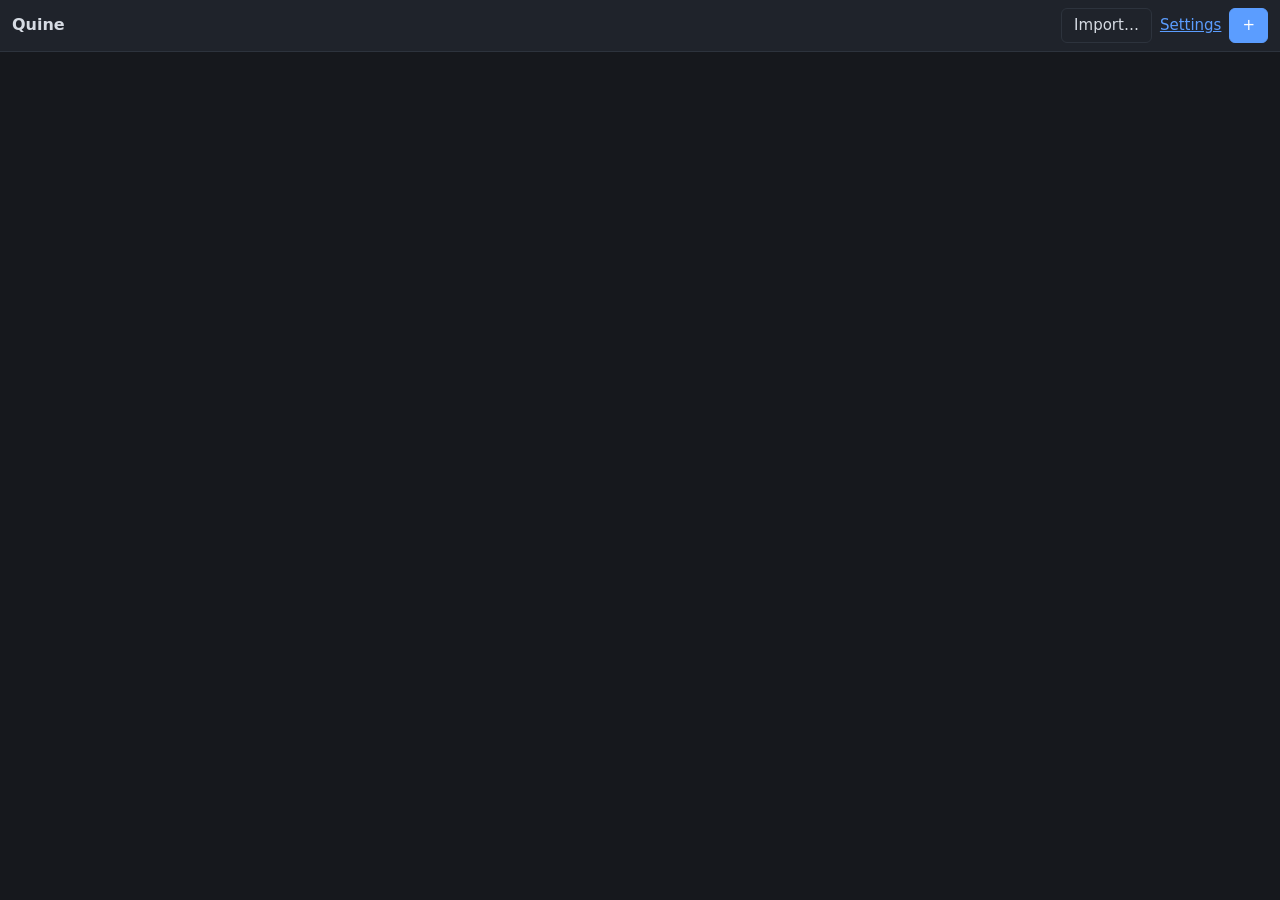
<file: app/index.html>
<!doctype html>
<html lang="en">
  <head>
    <meta charset="utf-8" />
    <meta http-equiv="Content-Security-Policy" content="default-src 'none'; script-src 'self' 'wasm-unsafe-eval'; worker-src 'self' blob:; style-src 'self'; font-src 'self'; img-src 'self' data: blob: https:; media-src 'self' data: blob: https:; connect-src 'self' https: http://localhost:* http://127.0.0.1:*; base-uri 'none'; form-action 'none'; object-src 'none'; manifest-src 'self'" />
    <meta name="viewport" content="width=device-width, initial-scale=1, interactive-widget=resizes-content, viewport-fit=cover" />
    <title>Quine</title>
    <link rel="stylesheet" href="app/style.css" />
    <!-- The installable app (service-worker.js, app/sw-gate.mjs); the
         icons are rendered from branding/app-icon.svg (nix/app-icon.nix). -->
    <link rel="manifest" href="manifest.webmanifest" />
    <link rel="icon" href="generated/icons/favicon.svg" type="image/svg+xml" />
    <link rel="icon" href="generated/icons/favicon.ico" sizes="16x16 32x32 48x48" />
    <link rel="apple-touch-icon" href="generated/icons/apple-touch-icon.png" />
  </head>
  <body>
    <!-- THE TILES. An open app (world-view.mjs) is mounted beside this and
         hides it (body.world): one page, launcher.mjs routes. -->
    <div id="launcher">
      <header class="bar">
        <h1>Quine</h1>
        <button type="button" id="import">Import…</button>
        <input type="file" id="import-file" accept=".quine" hidden />
        <a href="settings.html" id="settings-link">Settings</a>
        <button type="button" id="new-app" class="primary" title="New app" aria-label="New app">+</button>
      </header>
      <main class="launcher">
        <!-- Shown while app/sw-gate.mjs waits for the offline app (a first
             visit downloads it whole); the gate removes it as the app starts. -->
        <p class="notice" id="preparing">Preparing offline app…</p>
        <p class="error" id="apps-error" hidden></p>
        <p class="notice" id="empty" hidden>No apps yet. Press + to make one.</p>
        <ul id="worlds" aria-label="apps"></ul>
      </main>
    </div>
    <!-- A closed app is renamed in its world file before its tile changes.
         Cancel and Escape leave it unchanged; a refusal stays in the dialog. -->
    <dialog id="rename-dialog" aria-labelledby="rename-title">
      <form id="rename-world">
        <h2 id="rename-title">Rename app</h2>
        <label for="rename-name">Name</label>
        <input id="rename-name" name="name" />
        <p class="error" id="rename-error" hidden></p>
        <div class="actions">
          <button type="button" id="rename-cancel">Cancel</button>
          <button class="primary" type="submit" id="rename-confirm">Rename</button>
        </div>
      </form>
    </dialog>
    <!-- NEW APP, as on every shell: + asks the name here. Enter or Create
         makes the app and opens it in Edit; Escape or Cancel closes. A name
         the catalog refuses is said here, and what was typed stays. -->
    <dialog id="new-dialog">
      <form id="new-world">
        <h2>New app</h2>
        <input id="new-name" name="name" placeholder="Name of the new app" maxlength="60" />
        <p class="error" id="new-error" hidden></p>
        <div class="actions">
          <button type="button" id="new-cancel">Cancel</button>
          <button class="primary" type="submit">Create</button>
        </div>
      </form>
    </dialog>
    <!-- THE TRUST PROMPT: an app carries its own program. Cancel is the
         default, so Return alone never imports a stranger's file. A file of
         an app already here adds one Replace per candidate
         (app/launcher.mjs). -->
    <dialog id="import-dialog">
      <form method="dialog">
        <h2 id="import-title"></h2>
        <p id="import-detail"></p>
        <div class="actions">
          <button value="cancel" id="import-cancel" autofocus>Cancel</button>
          <button value="import" id="import-confirm" class="primary">Import</button>
          <span id="import-replace"></span>
        </div>
      </form>
    </dialog>
    <!-- PUBLISH: the chat choice has NO preselected answer - Return alone must
         never publish a conversation, so no button is the default or
         autofocused and Escape is Cancel (app/publication-flow.mjs). -->
    <dialog id="publish-dialog" aria-labelledby="publish-title">
      <form method="dialog">
        <h2 id="publish-title"></h2>
        <p>The published copy can include this app's conversation with the AI. Choose what it carries.</p>
        <div class="actions">
          <button value="cancel" id="publish-cancel">Cancel</button>
          <button value="omit" id="publish-omit">Publish without chat</button>
          <button value="full" id="publish-full">Publish with full chat</button>
        </div>
      </form>
    </dialog>
    <!-- WORK IN PROGRESS: only Cancel leaves it (Escape is swallowed). -->
    <dialog id="busy-dialog" aria-labelledby="busy-title">
      <h2 id="busy-title"></h2>
      <div class="actions"><button type="button" id="busy-cancel">Cancel</button></div>
    </dialog>
    <dialog id="notice-dialog" aria-labelledby="notice-title">
      <form method="dialog">
        <h2 id="notice-title"></h2>
        <p id="notice-text"></p>
        <div class="actions"><button>OK</button></div>
      </form>
    </dialog>
    <p id="preview-wait" class="notice" hidden>Preparing the preview…</p>
    <script type="module" src="app/sw-gate.mjs" data-entry="launcher.mjs"></script>
  </body>
</html>
</file>
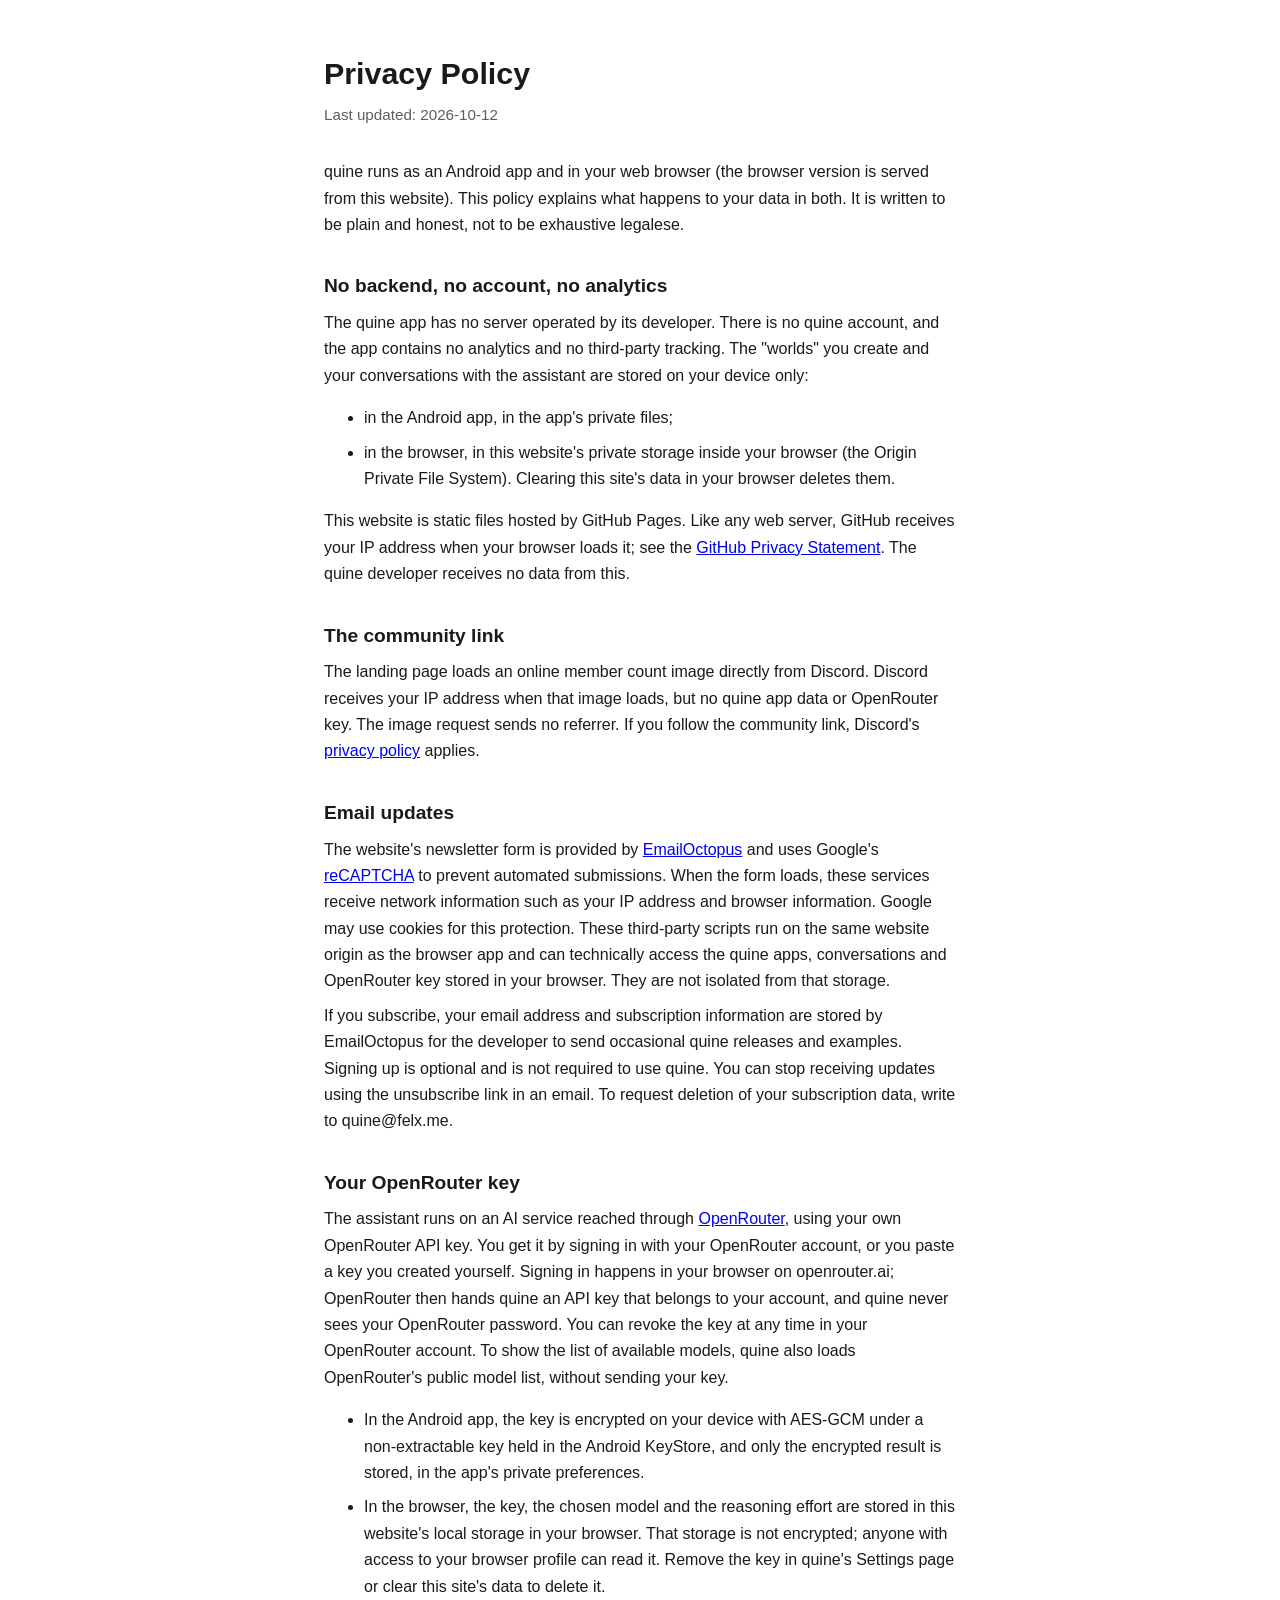
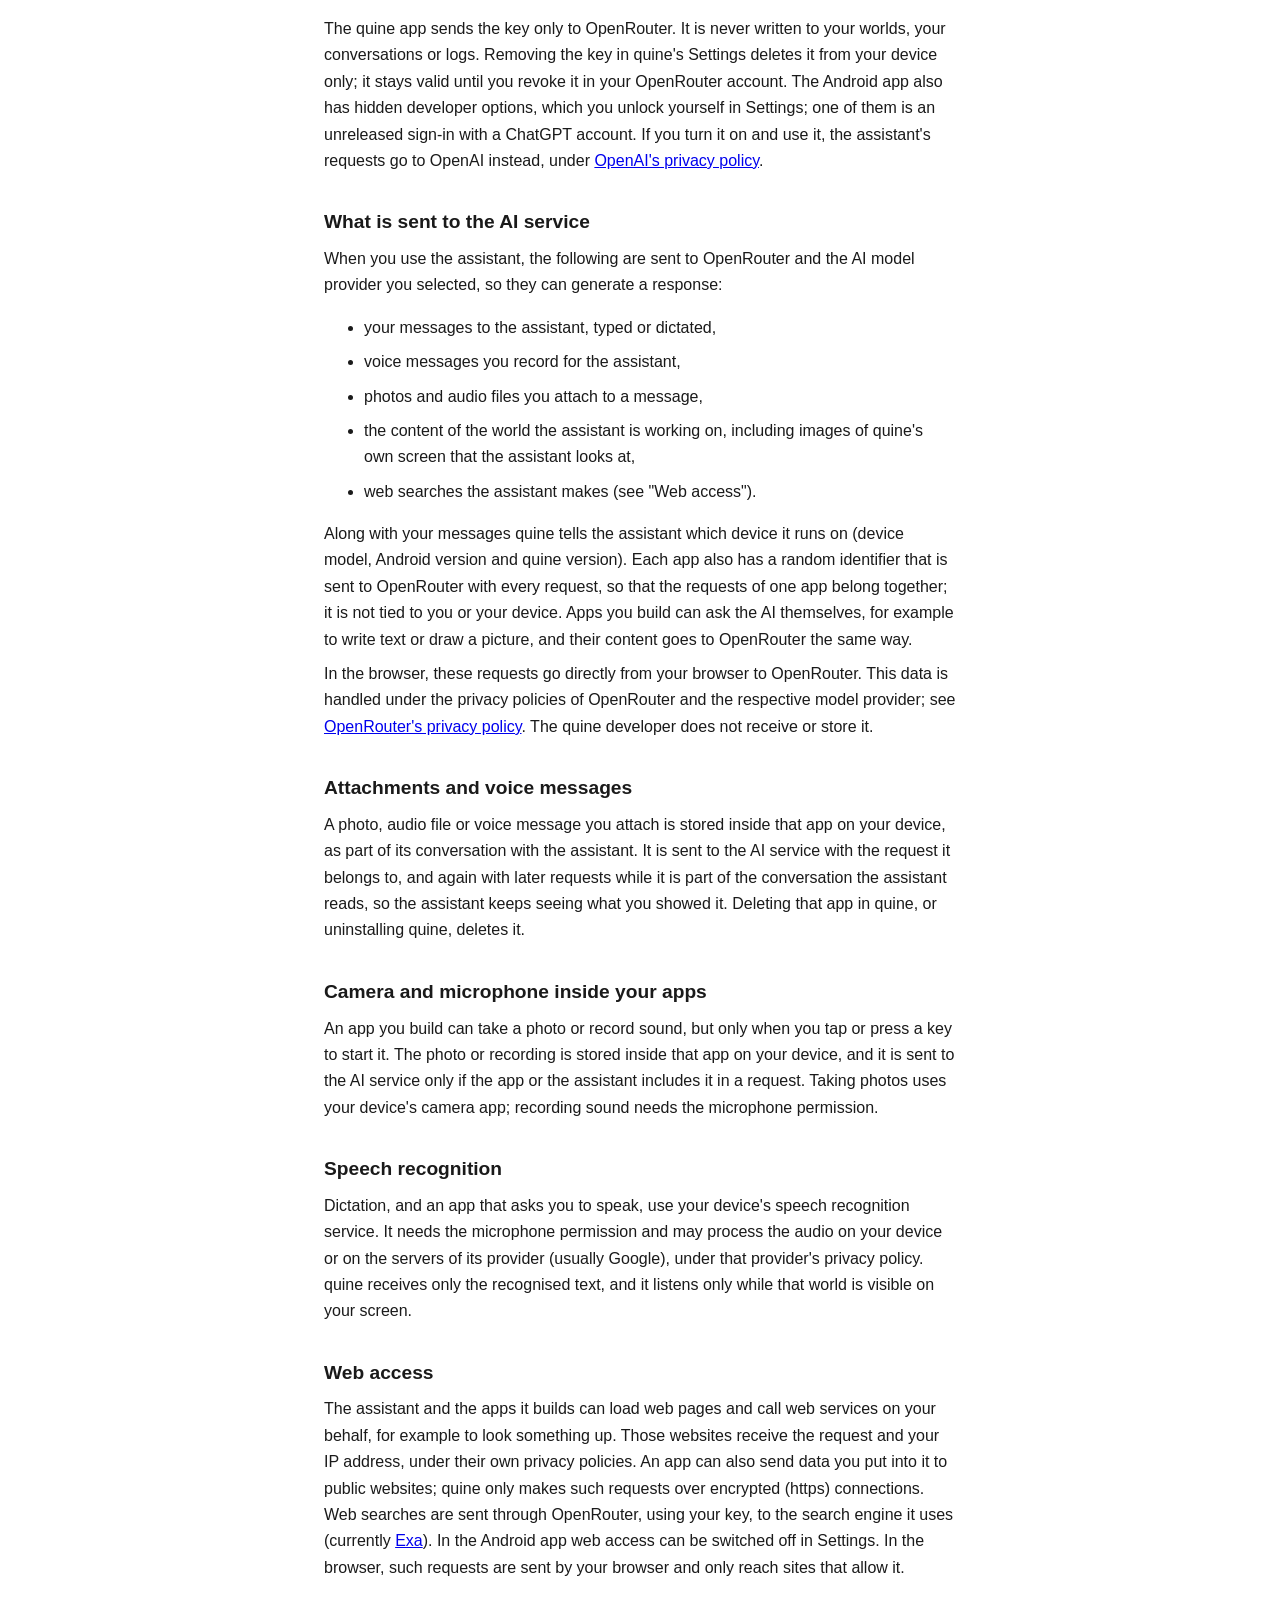
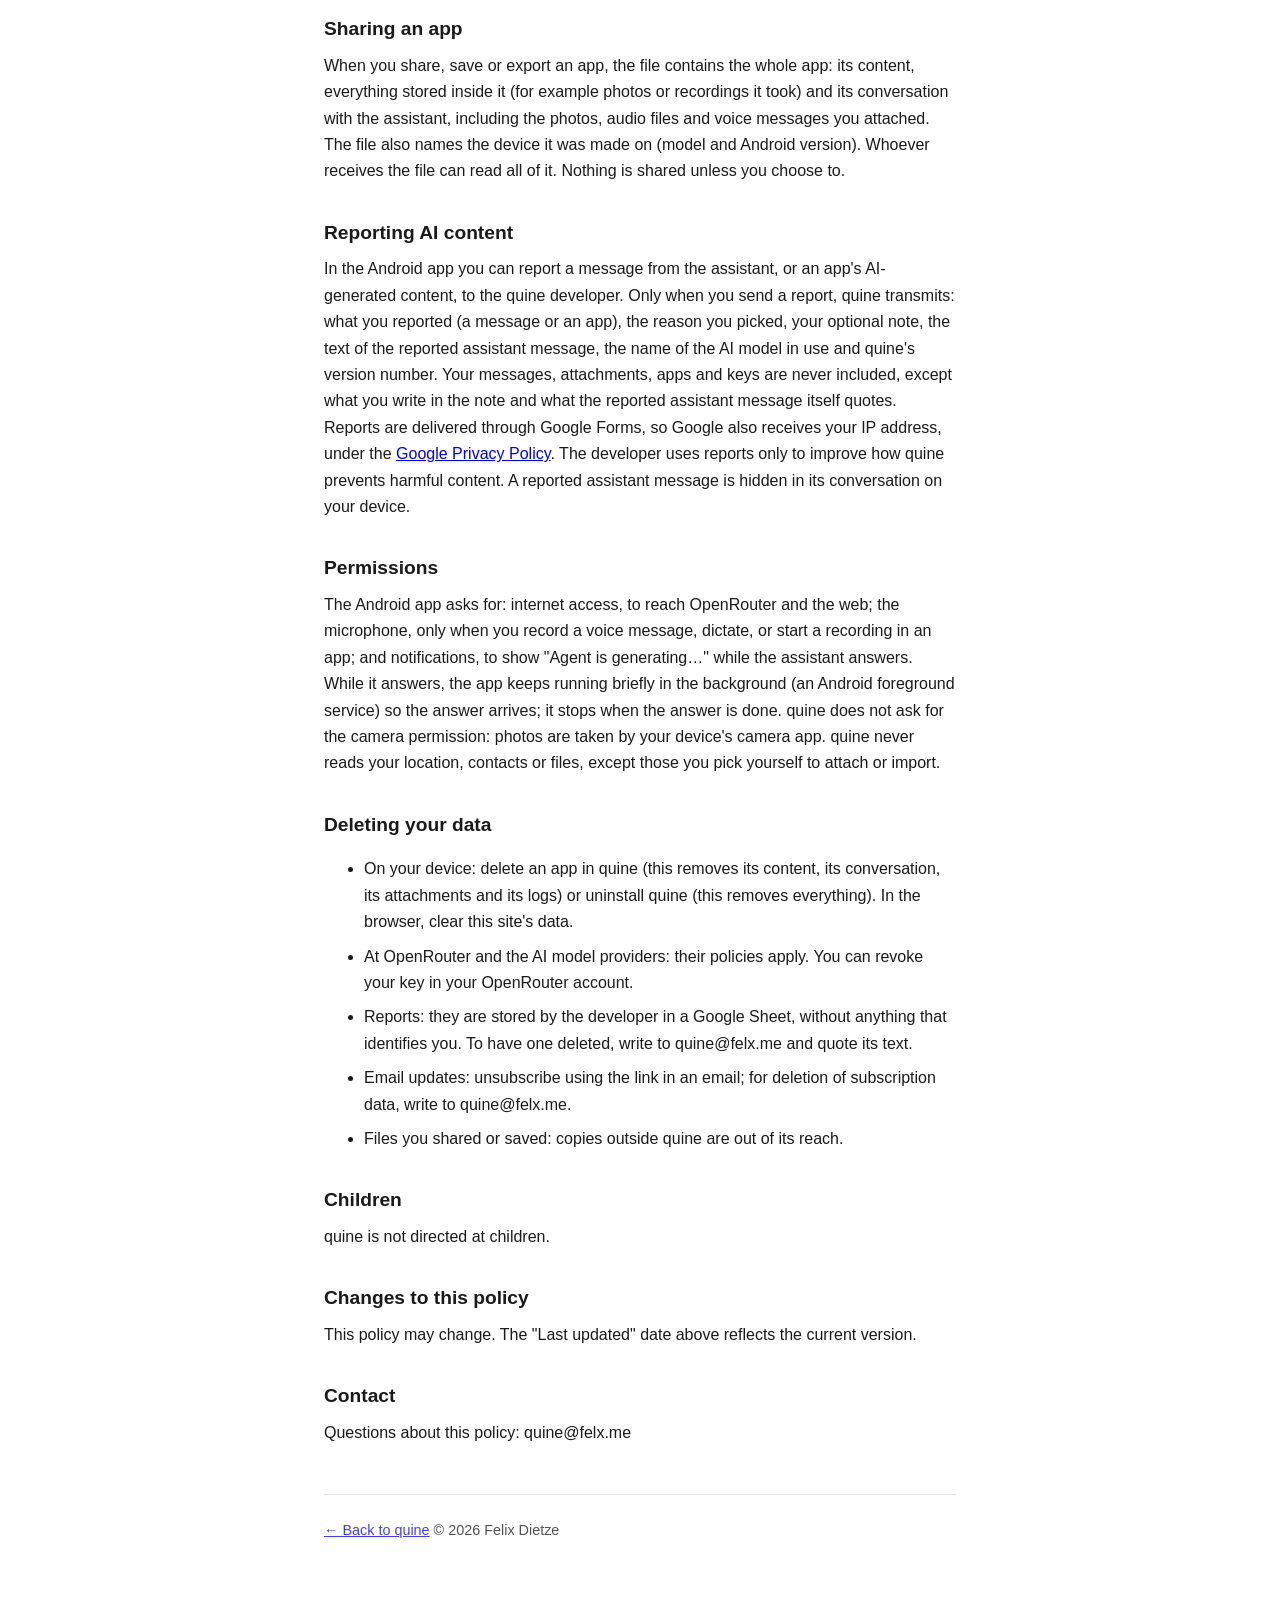
<file: privacy.html>
<!DOCTYPE html>
<html lang="en">
<head>
<meta charset="utf-8">
<!-- No script at all: these pages share quine.felx.me with the app
     (app/), whose OpenRouter key is in this origin's localStorage.
     browser/tests/product/csp.spec.mjs holds them to it. -->
<meta http-equiv="Content-Security-Policy" content="default-src 'none'; style-src 'unsafe-inline'; img-src 'self'; base-uri 'none'; form-action 'none'">
<meta name="viewport" content="width=device-width, initial-scale=1">
<title>quine — Privacy Policy</title>
<link rel="icon" href="app/generated/icons/favicon.svg" type="image/svg+xml">
<link rel="icon" href="app/generated/icons/favicon.ico" sizes="16x16 32x32 48x48">
<style>
  :root { color-scheme: light dark; }
  * { box-sizing: border-box; }
  body {
    font-family: -apple-system, BlinkMacSystemFont, "Segoe UI", Roboto, Helvetica, Arial, sans-serif;
    line-height: 1.65;
    max-width: 42rem;
    margin: 0 auto;
    padding: 3rem 1.25rem 4rem;
    color: #1a1a1a;
    background: #fff;
  }
  @media (prefers-color-scheme: dark) {
    body { color: #e6e6e6; background: #141414; }
    a { color: #7cb3ff; }
  }
  h1 { font-size: 1.9rem; margin: 0 0 0.25rem; }
  .updated { opacity: 0.7; margin: 0 0 2rem; font-size: 0.95rem; }
  h2 { font-size: 1.2rem; margin: 2rem 0 0.4rem; }
  p, li { margin: 0.5rem 0; }
  footer {
    margin-top: 3rem;
    padding-top: 1.5rem;
    border-top: 1px solid rgba(128,128,128,0.3);
    font-size: 0.9rem;
    opacity: 0.75;
  }
</style>
</head>
<body>
  <h1>Privacy Policy</h1>
  <p class="updated">Last updated: 2026-10-12</p>

  <p>quine runs as an Android app and in your web browser (the browser version is served from this website). This policy explains what happens to your data in both. It is written to be plain and honest, not to be exhaustive legalese.</p>

  <h2>No backend, no account, no analytics</h2>
  <p>The quine app has no server operated by its developer. There is no quine account, and the app contains no analytics and no third-party tracking. The "worlds" you create and your conversations with the assistant are stored on your device only:</p>
  <ul>
    <li>in the Android app, in the app's private files;</li>
    <li>in the browser, in this website's private storage inside your browser (the Origin Private File System). Clearing this site's data in your browser deletes them.</li>
  </ul>
  <p>This website is static files hosted by GitHub Pages. Like any web server, GitHub receives your IP address when your browser loads it; see the <a href="https://docs.github.com/en/site-policy/privacy-policies/github-general-privacy-statement">GitHub Privacy Statement</a>. The quine developer receives no data from this.</p>

  <h2>The community link</h2>
  <p>The landing page loads an online member count image directly from Discord. Discord receives your IP address when that image loads, but no quine app data or OpenRouter key. The image request sends no referrer. If you follow the community link, Discord's <a href="https://discord.com/privacy">privacy policy</a> applies.</p>

  <h2 id="email-updates">Email updates</h2>
  <p>The website's newsletter form is provided by <a href="https://emailoctopus.com/legal/privacy">EmailOctopus</a> and uses Google's <a href="https://policies.google.com/privacy">reCAPTCHA</a> to prevent automated submissions. When the form loads, these services receive network information such as your IP address and browser information. Google may use cookies for this protection. These third-party scripts run on the same website origin as the browser app and can technically access the quine apps, conversations and OpenRouter key stored in your browser. They are not isolated from that storage.</p>
  <p>If you subscribe, your email address and subscription information are stored by EmailOctopus for the developer to send occasional quine releases and examples. Signing up is optional and is not required to use quine. You can stop receiving updates using the unsubscribe link in an email. To request deletion of your subscription data, write to quine@felx.me.</p>

  <h2>Your OpenRouter key</h2>
  <p>The assistant runs on an AI service reached through <a href="https://openrouter.ai/">OpenRouter</a>, using your own OpenRouter API key. You get it by signing in with your OpenRouter account, or you paste a key you created yourself. Signing in happens in your browser on openrouter.ai; OpenRouter then hands quine an API key that belongs to your account, and quine never sees your OpenRouter password. You can revoke the key at any time in your OpenRouter account. To show the list of available models, quine also loads OpenRouter's public model list, without sending your key.</p>
  <ul>
    <li>In the Android app, the key is encrypted on your device with AES-GCM under a non-extractable key held in the Android KeyStore, and only the encrypted result is stored, in the app's private preferences.</li>
    <li>In the browser, the key, the chosen model and the reasoning effort are stored in this website's local storage in your browser. That storage is not encrypted; anyone with access to your browser profile can read it. Remove the key in quine's Settings page or clear this site's data to delete it.</li>
  </ul>
  <p>The quine app sends the key only to OpenRouter. It is never written to your worlds, your conversations or logs. Removing the key in quine's Settings deletes it from your device only; it stays valid until you revoke it in your OpenRouter account. The Android app also has hidden developer options, which you unlock yourself in Settings; one of them is an unreleased sign-in with a ChatGPT account. If you turn it on and use it, the assistant's requests go to OpenAI instead, under <a href="https://openai.com/policies/privacy-policy/">OpenAI's privacy policy</a>.</p>

  <h2>What is sent to the AI service</h2>
  <p>When you use the assistant, the following are sent to OpenRouter and the AI model provider you selected, so they can generate a response:</p>
  <ul>
    <li>your messages to the assistant, typed or dictated,</li>
    <li>voice messages you record for the assistant,</li>
    <li>photos and audio files you attach to a message,</li>
    <li>the content of the world the assistant is working on, including images of quine's own screen that the assistant looks at,</li>
    <li>web searches the assistant makes (see "Web access").</li>
  </ul>
  <p>Along with your messages quine tells the assistant which device it runs on (device model, Android version and quine version). Each app also has a random identifier that is sent to OpenRouter with every request, so that the requests of one app belong together; it is not tied to you or your device. Apps you build can ask the AI themselves, for example to write text or draw a picture, and their content goes to OpenRouter the same way.</p>
  <p>In the browser, these requests go directly from your browser to OpenRouter. This data is handled under the privacy policies of OpenRouter and the respective model provider; see <a href="https://openrouter.ai/privacy">OpenRouter's privacy policy</a>. The quine developer does not receive or store it.</p>

  <h2>Attachments and voice messages</h2>
  <p>A photo, audio file or voice message you attach is stored inside that app on your device, as part of its conversation with the assistant. It is sent to the AI service with the request it belongs to, and again with later requests while it is part of the conversation the assistant reads, so the assistant keeps seeing what you showed it. Deleting that app in quine, or uninstalling quine, deletes it.</p>

  <h2>Camera and microphone inside your apps</h2>
  <p>An app you build can take a photo or record sound, but only when you tap or press a key to start it. The photo or recording is stored inside that app on your device, and it is sent to the AI service only if the app or the assistant includes it in a request. Taking photos uses your device's camera app; recording sound needs the microphone permission.</p>

  <h2>Speech recognition</h2>
  <p>Dictation, and an app that asks you to speak, use your device's speech recognition service. It needs the microphone permission and may process the audio on your device or on the servers of its provider (usually Google), under that provider's privacy policy. quine receives only the recognised text, and it listens only while that world is visible on your screen.</p>

  <h2>Web access</h2>
  <p>The assistant and the apps it builds can load web pages and call web services on your behalf, for example to look something up. Those websites receive the request and your IP address, under their own privacy policies. An app can also send data you put into it to public websites; quine only makes such requests over encrypted (https) connections. Web searches are sent through OpenRouter, using your key, to the search engine it uses (currently <a href="https://exa.ai/">Exa</a>). In the Android app web access can be switched off in Settings. In the browser, such requests are sent by your browser and only reach sites that allow it.</p>

  <h2>Sharing an app</h2>
  <p>When you share, save or export an app, the file contains the whole app: its content, everything stored inside it (for example photos or recordings it took) and its conversation with the assistant, including the photos, audio files and voice messages you attached. The file also names the device it was made on (model and Android version). Whoever receives the file can read all of it. Nothing is shared unless you choose to.</p>

  <h2>Reporting AI content</h2>
  <p>In the Android app you can report a message from the assistant, or an app's AI-generated content, to the quine developer. Only when you send a report, quine transmits: what you reported (a message or an app), the reason you picked, your optional note, the text of the reported assistant message, the name of the AI model in use and quine's version number. Your messages, attachments, apps and keys are never included, except what you write in the note and what the reported assistant message itself quotes. Reports are delivered through Google Forms, so Google also receives your IP address, under the <a href="https://policies.google.com/privacy">Google Privacy Policy</a>. The developer uses reports only to improve how quine prevents harmful content. A reported assistant message is hidden in its conversation on your device.</p>

  <h2>Permissions</h2>
  <p>The Android app asks for: internet access, to reach OpenRouter and the web; the microphone, only when you record a voice message, dictate, or start a recording in an app; and notifications, to show "Agent is generating…" while the assistant answers. While it answers, the app keeps running briefly in the background (an Android foreground service) so the answer arrives; it stops when the answer is done. quine does not ask for the camera permission: photos are taken by your device's camera app. quine never reads your location, contacts or files, except those you pick yourself to attach or import.</p>

  <h2 id="deletion">Deleting your data</h2>
  <ul>
    <li>On your device: delete an app in quine (this removes its content, its conversation, its attachments and its logs) or uninstall quine (this removes everything). In the browser, clear this site's data.</li>
    <li>At OpenRouter and the AI model providers: their policies apply. You can revoke your key in your OpenRouter account.</li>
    <li>Reports: they are stored by the developer in a Google Sheet, without anything that identifies you. To have one deleted, write to quine@felx.me and quote its text.</li>
    <li>Email updates: unsubscribe using the link in an email; for deletion of subscription data, write to quine@felx.me.</li>
    <li>Files you shared or saved: copies outside quine are out of its reach.</li>
  </ul>

  <h2>Children</h2>
  <p>quine is not directed at children.</p>

  <h2>Changes to this policy</h2>
  <p>This policy may change. The "Last updated" date above reflects the current version.</p>

  <h2>Contact</h2>
  <p>Questions about this policy: quine@felx.me</p>

  <footer>
    <a href="index.html">← Back to quine</a>
    <span>© 2026 Felix Dietze</span>
  </footer>
</body>
</html>
</file>
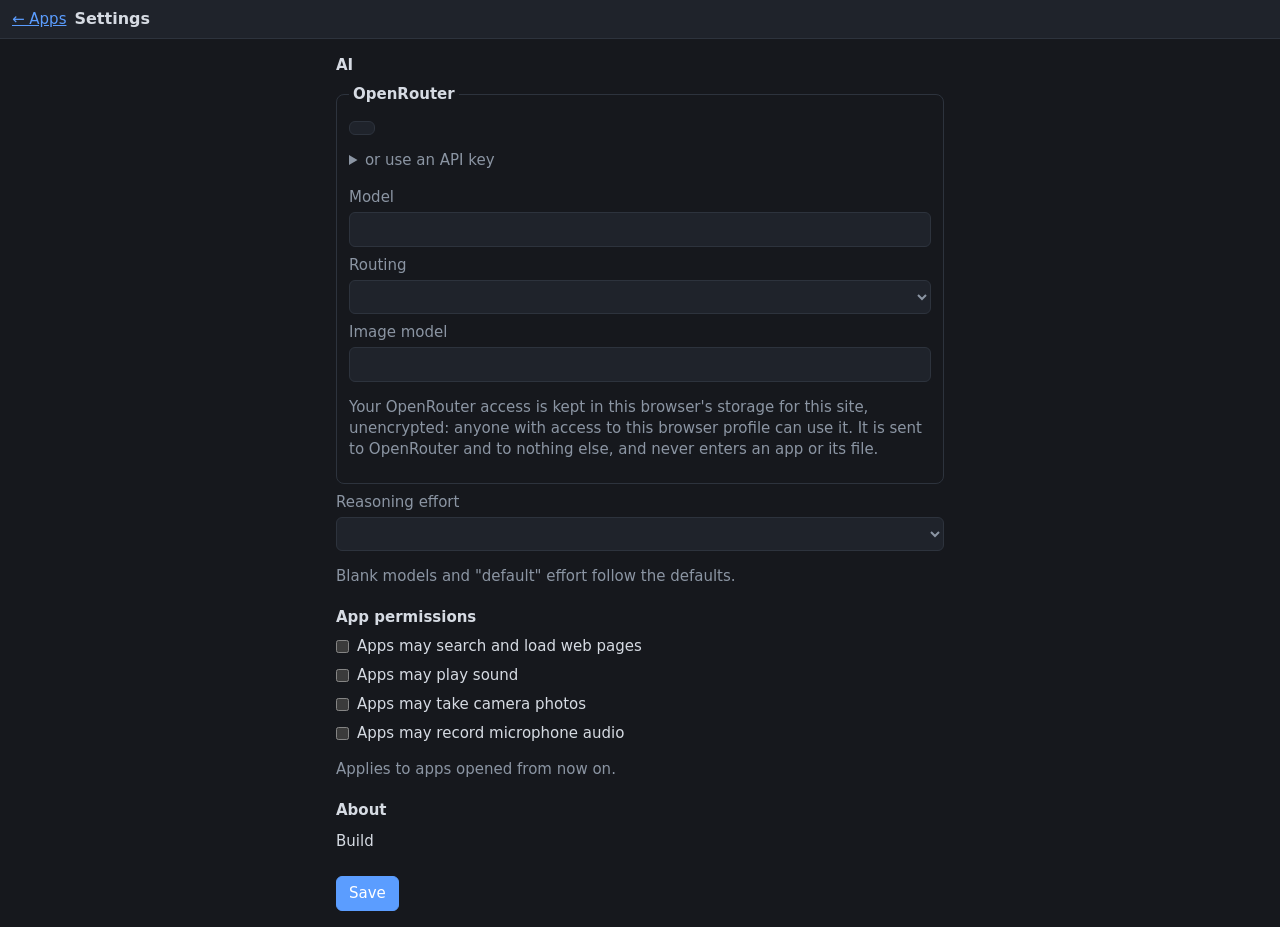
<file: app/settings.html>
<!doctype html>
<html lang="en">
  <head>
    <meta charset="utf-8" />
    <meta http-equiv="Content-Security-Policy" content="default-src 'none'; script-src 'self' 'wasm-unsafe-eval'; worker-src 'self' blob:; style-src 'self'; font-src 'self'; img-src 'self' data: blob: https:; media-src 'self' data: blob: https:; connect-src 'self' https: http://localhost:* http://127.0.0.1:*; base-uri 'none'; form-action 'none'; object-src 'none'; manifest-src 'self'" />
    <meta name="viewport" content="width=device-width, initial-scale=1, viewport-fit=cover" />
    <title>Settings · Quine</title>
    <link rel="stylesheet" href="app/style.css" />
    <!-- The installable app (service-worker.js, app/sw-gate.mjs); the
         icons are rendered from branding/app-icon.svg (nix/app-icon.nix). -->
    <link rel="manifest" href="manifest.webmanifest" />
    <link rel="icon" href="generated/icons/favicon.svg" type="image/svg+xml" />
    <link rel="icon" href="generated/icons/favicon.ico" sizes="16x16 32x32 48x48" />
    <link rel="apple-touch-icon" href="generated/icons/apple-touch-icon.png" />
  </head>
  <body>
    <header class="bar">
      <a href="index.html" id="back">← Apps</a>
      <h1>Settings</h1>
    </header>
    <main class="settings">
      <!-- Shown while app/sw-gate.mjs waits for the offline app (a first
           visit downloads it whole); the gate removes it as the app starts. -->
      <p class="notice" id="preparing">Preparing offline app…</p>
      <form id="settings" autocomplete="off">
        <section>
          <h2>AI</h2>
          <!-- THE ONE LINE THAT NAMES THE ACTIVE PROVIDER, in every shell's
               words (app/settings.mjs). -->
          <p class="ai-status" id="ai-status" role="status"></p>
          <!-- ONE BOX PER PROVIDER: its account, its models and its API key
               together, so another provider is another box of the same shape.
               OpenRouter is the only provider in a browser. -->
          <fieldset class="provider" id="provider-openrouter">
            <legend>OpenRouter</legend>
            <button type="button" id="account"></button>
            <p class="notice" id="account-state" role="status"></p>
            <details id="api-key-option">
              <summary>or use an API key</summary>
              <p class="notice" id="key-state"></p>
              <input id="openrouter-key" type="password" autocomplete="off" spellcheck="false"
                     placeholder="sk-or-…" aria-label="OpenRouter API key" />
            </details>
            <!-- A text field with OpenRouter's models as suggestions
                 (app/settings.mjs fills the list), so any id can be typed
                 and an offline page still works. -->
            <label>Model <input id="model" list="openrouter-models" spellcheck="false" /></label>
            <datalist id="openrouter-models"></datalist>
            <label>Routing <select id="model-suffix"></select></label>
            <label>Image model <input id="image-model" spellcheck="false" /></label>
            <p class="notice">
              Your OpenRouter access is kept in this browser's storage for this site,
              unencrypted: anyone with access to this browser profile can use it. It is sent to
              OpenRouter and to nothing else, and never enters an app or its file.
            </p>
          </fieldset>
          <label>Reasoning effort <select id="effort"></select></label>
          <p class="notice">Blank models and "default" effort follow the defaults.</p>
        </section>
        <section>
          <h2>App permissions</h2>
          <label class="switch"><input id="permission-web" type="checkbox" role="switch" />
            Apps may search and load web pages</label>
          <label class="switch"><input id="permission-sound" type="checkbox" role="switch" />
            Apps may play sound</label>
          <label class="switch"><input id="permission-camera" type="checkbox" role="switch" />
            Apps may take camera photos</label>
          <label class="switch"><input id="permission-microphone" type="checkbox" role="switch" />
            Apps may record microphone audio</label>
          <p class="notice">Applies to apps opened from now on.</p>
        </section>
        <section>
          <h2>About</h2>
          <!-- THE BUILD ROW: seven taps open Developer, a long press (or a
               right click) closes it again (app/developer-door.mjs). -->
          <button type="button" id="build-row" class="build-row">
            <span>Build</span>
            <span id="about" class="notice"></span>
          </button>
          <p class="notice" id="developer-state" role="status"></p>
        </section>
        <section id="developer" hidden>
          <h2>Developer</h2>
          <label class="switch"><input id="show-tool-calls" type="checkbox" role="switch" />
            Show tool calls</label>
          <label class="switch"><input id="show-status-line" type="checkbox" role="switch" />
            Show status line</label>
        </section>
        <div class="save-row">
          <button class="primary" id="save" type="submit">Save</button>
          <span class="notice" id="save-state" role="status"></span>
        </div>
        <p class="error" id="error" hidden></p>
      </form>
    </main>
    <script type="module" src="app/sw-gate.mjs" data-entry="settings.mjs"></script>
  </body>
</html>
</file>
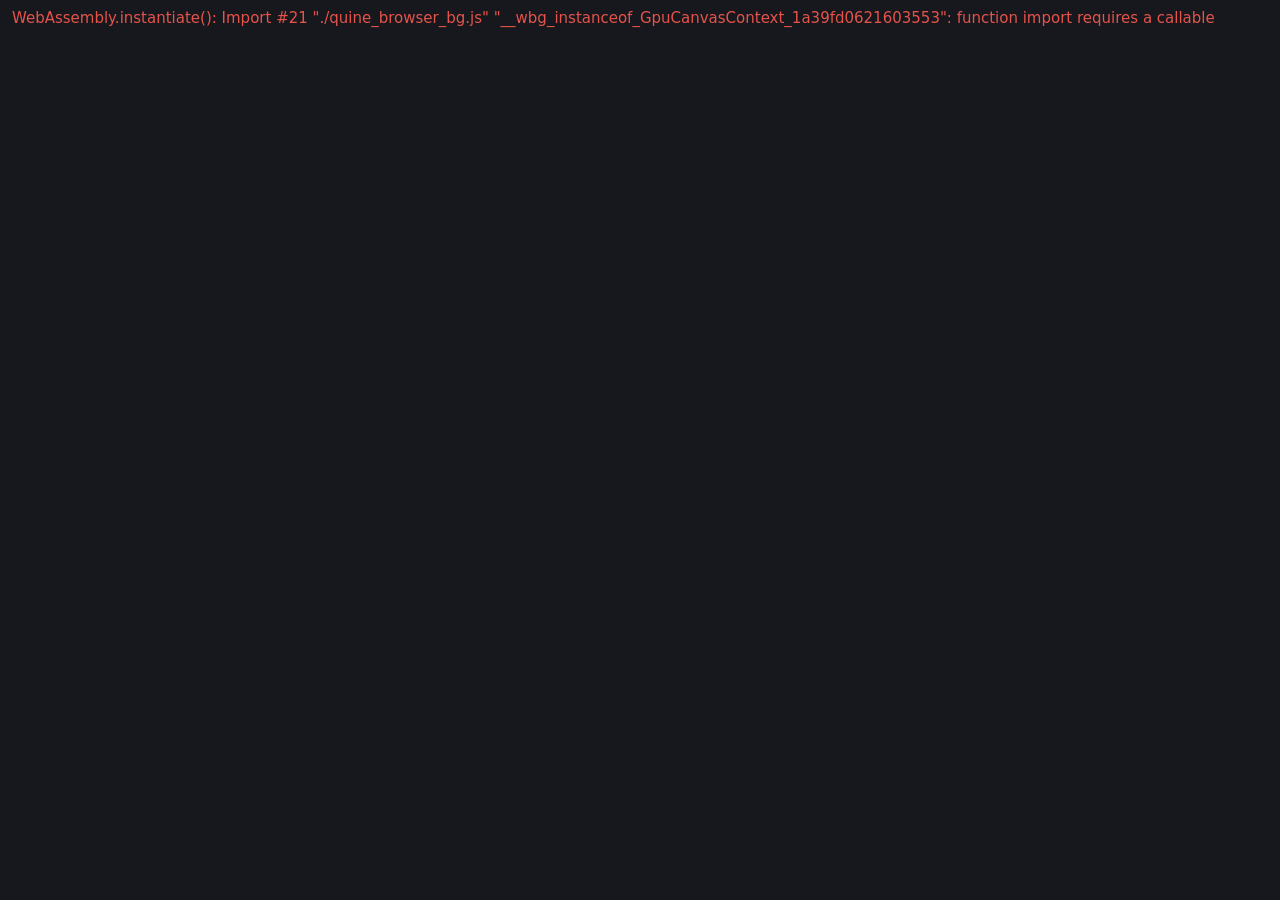
<file: app/world.html>
<!doctype html>
<html lang="en">
  <head>
    <meta charset="utf-8" />
    <meta name="viewport" content="width=device-width, initial-scale=1, interactive-widget=resizes-content" />
    <title>Quine</title>
    <link rel="stylesheet" href="app/style.css" />
  </head>
  <body>
    <script type="module">
      import { mountWorldView } from "./app/world-view.mjs";
      mountWorldView();
    </script>
  </body>
</html>
</file>
<file: app/app/style.css>
/* ONE STYLESHEET for the whole shell. Plain CSS and the system font stack:
   the chrome is the host's, drawn in the platform's own vocabulary, while the
   world draws itself (with the pinned font) inside its canvas. */
:root {
  color-scheme: dark;
  --bg: #16181d;
  --panel: #1f232b;
  --line: #2d333d;
  --text: #d6dbe3;
  --muted: #8b95a3;
  --accent: #5b9dff;
  --danger: #e5534b;
  /* ONE TEXT STACK for the chrome and the app's HTML pane (html-view.mjs):
     the platform's sans, then the bundled emoji face the canvas draws with
     too, so an emoji is never tofu where the device has none. */
  --font-sans: system-ui, -apple-system, "Segoe UI", sans-serif, "quine-emoji";
  font: 15px/1.4 var(--font-sans);
}
/* The Noto Color Emoji the Worker gives the canvas (worker.mjs addEmojiFont),
   for DOM text. Megabytes, so fetched only when a glyph falls through to it;
   the HTTP cache then shares it with the Worker's fetch. */
@font-face {
  font-family: "quine-emoji";
  src: url("../generated/core/emoji.ttf") format("truetype");
  font-display: swap;
}
* { box-sizing: border-box; }
html, body { margin: 0; height: 100%; background: var(--bg); color: var(--text); }
/* THE SAFE AREA: with viewport-fit=cover (index.html) an installed app draws
   under a notch, rounded corners and the system bars; the page keeps its
   content inside, and the background fills the rest. Zero elsewhere. */
body { padding: env(safe-area-inset-top) env(safe-area-inset-right)
                env(safe-area-inset-bottom) env(safe-area-inset-left); }
button, input, select, textarea { font: inherit; color: inherit; }
button {
  background: var(--panel); border: 1px solid var(--line); border-radius: 6px;
  padding: 6px 12px; cursor: pointer;
}
button:hover { border-color: var(--accent); }
/* A link that acts like a button (the tile's Edit). */
a.button { display: inline-block; background: var(--panel); border: 1px solid var(--line);
  border-radius: 6px; padding: 6px 12px; color: var(--text); text-decoration: none; }
a.button:hover { border-color: var(--accent); }
button.primary { background: var(--accent); border-color: var(--accent); color: #fff; }
button.danger { color: var(--danger); }
a { color: var(--accent); }

header.bar {
  display: flex; align-items: center; gap: 8px;
  padding: 8px 12px; border-bottom: 1px solid var(--line); background: var(--panel);
}
header.bar h1 { font-size: 16px; margin: 0; flex: 1; overflow: hidden; text-overflow: ellipsis; white-space: nowrap; }

/* THE LAUNCHER: a grid of world tiles, one column on a phone. */
main.launcher { padding: 16px; max-width: 960px; margin: 0 auto; }
#worlds { list-style: none; padding: 0; margin: 16px 0; display: grid; gap: 12px;
  grid-template-columns: repeat(auto-fill, minmax(220px, 1fr)); }
.tile { background: var(--panel); border: 1px solid var(--line); border-radius: 8px;
  display: flex; flex-direction: column; }
.tile a.open { flex: 1; padding: 16px; color: var(--text); text-decoration: none; font-weight: 600;
  overflow-wrap: anywhere; display: flex; flex-direction: column; gap: 8px; }
.tile a.open:hover { color: var(--accent); }
.tile img.preview { width: 100%; aspect-ratio: 16 / 10; object-fit: contain;
  background: var(--line); border-radius: 4px; }
.tile .actions { display: flex; gap: 6px; padding: 8px; border-top: 1px solid var(--line); }
.notice { color: var(--muted); }
.error { color: var(--danger); white-space: pre-wrap; }
/* The world view's notices sit on the page edge, outside any padded main. */
#world-view > .error, #world-view > .notice { margin: 8px 12px; }
dialog { background: var(--panel); color: var(--text); border: 1px solid var(--line);
  border-radius: 8px; max-width: 420px; }
dialog h2 { font-size: 16px; margin: 0 0 8px; overflow-wrap: anywhere; }
dialog .actions { display: flex; gap: 8px; justify-content: flex-end; }
#new-dialog input { display: block; width: 100%; margin: 4px 0 12px; background: var(--bg);
  border: 1px solid var(--line); border-radius: 6px; padding: 6px 10px; }

/* THE WORLD VIEW: full screen, the canvas takes whatever the chrome leaves.
   In Launch (world-view.mjs) there is no chrome: the picture takes the page, and
   only an error still shows. */
body.world[data-mode=launch] :is(#resident-state, #turn, #conversation, #status, #status-corner, form#chat) {
  display: none; }
/* One page: an open app hides the tiles (launcher.mjs). */
body.world > #launcher { display: none; }
body.world { height: 100dvh; }
body.world { overflow: hidden; }
#world-view { display: flex; flex-direction: column; height: 100%; overflow: hidden; }
#picture { flex: 1; min-height: 0; position: relative; }
/* THE APP'S HTML BOX: the app's shadow root lives inside it. `contain: paint`
   makes it the containing block of everything the app positions, fixed
   included, and clips it there, so nothing the app draws or styles can cover
   the chrome outside the picture. The canvas stays laid out beneath it (its
   box is what the world is told), only unseen. */
/* THE APP'S SURFACE holds the canvas and the app box and takes the keyboard
   focus, unmarked as the canvas's always was: the app draws its own focus. */
#surface { position: absolute; inset: 0; outline: none; }
#app-box, .publication-box { position: absolute; inset: 0; contain: paint; overflow: hidden; }
#app-box[hidden], .publication-box[hidden] { display: none; }
#app { width: 100%; height: 100%; overflow: auto; }
/* Offers sit over the picture in shell chrome, never in the app's content. */
#port-offer, #repair-offer { position: absolute; left: 50%; top: 50%; transform: translate(-50%, -50%);
  max-width: 24rem; padding: 16px; background: var(--panel); color: var(--text);
  border: 1px solid var(--line); border-radius: 6px; }
#port-offer[hidden], #repair-offer[hidden] { display: none; }
#port-offer .actions, #repair-offer .actions { display: flex; gap: 8px; justify-content: flex-end; }
#picture[data-html="1"] canvas { visibility: hidden; }
#picture canvas { position: absolute; inset: 0; width: 100%; height: 100%; display: block;
  outline: none; touch-action: none; }

/* THE CONVERSATION, STATUS AND INPUT: the page's own chrome below the picture.
   Reserve the expanded pane from the first frame, independent of transcript
   length. Its preferred 35dvh can shrink when other chrome needs the space. */
#conversation { height: calc(35dvh + 1px); min-height: 0; border-top: 1px solid var(--line); background: var(--panel); }
#world-view[data-conversation=collapsed] #conversation { display: none; }
#conversation-lines { height: 100%; overflow-y: auto; padding: 6px 12px; }
/* The transcript is monospace, as on GTK: code, tool calls and aligned
   output read as written. ONE SIZE for every kind: colour, not size, tells
   them apart, so a reply and the tool call under it line up. */
#conversation-lines .line { white-space: pre-wrap; overflow-wrap: anywhere; margin: 2px 0;
  font: 13px/1.4 ui-monospace, monospace; }
#conversation-lines .line[data-kind=user] { color: var(--accent); }
#conversation-lines .model { display: block; color: var(--muted); }
/* A fixed thumbnail box keeps tail-follow stable across asynchronous decode. */
.conversation-image { display: block; box-sizing: border-box; width: min(246px, 100%); padding: 2px; margin: 4px 0; }
.conversation-image img { display: block; width: 100%; height: 160px; object-fit: contain; }
.conversation-image-dialog img { display: block; max-width: 85vw; max-height: 80dvh; object-fit: contain; }
.conversation-image-dialog button { display: block; margin-top: 8px; }
#conversation-lines .line[data-kind=tool-call],
#conversation-lines .line[data-kind=tool-result],
#conversation-lines .line[data-kind=note] { color: var(--muted); }
#conversation-lines .line[data-kind=error] { color: var(--danger); }
/* As tall as Stop whether a turn runs or not (it is hidden, never removed):
   the picture never resizes. */
#turn { display: flex; align-items: center; gap: 12px; padding: 2px 12px;
  font-size: 13px; color: var(--muted); border-top: 1px solid var(--line); white-space: nowrap; }
#turn-text { flex: 1; overflow: hidden; text-overflow: ellipsis; }
#stop { padding: 2px 10px; }
#more { padding: 2px 8px; }
/* The menu opens upward from the turn line, over the picture. */
#turn { position: relative; }
#more-menu { position: absolute; right: 12px; bottom: 100%; z-index: 2; display: flex; flex-direction: column;
  background: var(--panel); border: 1px solid var(--line); border-radius: 6px; padding: 4px; }
#more-menu[hidden] { display: none; }
#turn-spinner { flex: none; width: 12px; height: 12px; border-radius: 50%;
  border: 2px solid var(--line); border-top-color: var(--accent);
  animation: turn-spin 0.8s linear infinite; }
@keyframes turn-spin { to { transform: rotate(360deg); } }
#turn { cursor: pointer; user-select: none; }
#conversation-caret { padding: 0 6px; font-size: 16px; }
#world-view[data-status-line=hidden] #status { display: none; }
#status { display: flex; gap: 12px; margin: 0; padding: 2px 12px; font-size: 12px;
  color: var(--muted); border-top: 1px solid var(--line); white-space: nowrap; overflow: hidden; }
#status-line { flex: 1; overflow: hidden; text-overflow: ellipsis; }
/* Native host chrome: no app layout, canvas paint or hit target changes. */
#status-corner { position: absolute; top: 4px; right: 4px; z-index: 2;
  padding: 2px 4px; font: 12px monospace; color: var(--muted); background: var(--panel);
  pointer-events: none; }
#status-corner[hidden] { display: none; }
#photo-chip { color: var(--accent); }
form#chat { display: flex; flex-wrap: wrap; align-items: center; gap: 8px; padding: 8px 12px;
  border-top: 1px solid var(--line); }
/* The composer's own notice (a refused permission, a busy device): a line
   of its own above the row. */
#composer-notice { flex-basis: 100%; margin: 0; }
/* The composer swaps its parts with `hidden`, which a display rule above
   would otherwise override. */
form#chat [hidden] { display: none; }
/* THE RECORDING BAR (chat-input.mjs), in the field's place while 🎙 is in use. */
#recording-bar { flex: 1; display: flex; align-items: center; gap: 10px; padding: 6px 10px;
  background: var(--panel); border: 1px solid var(--line); border-radius: 6px; }
#recording-dot { color: var(--danger); animation: recording-blink 1.2s ease-in-out infinite; }
@keyframes recording-blink { 50% { opacity: 0.2; } }
#recording-hint { flex: 1; color: var(--muted); text-align: center; }
#mic-slot { position: relative; display: inline-flex; }
#mic { touch-action: none; user-select: none; -webkit-user-select: none; }
#mic.recording { transform: scale(1.3); background: var(--danger); color: #fff; }
/* Slide up to here to lock the recording. */
#voice-lock { position: absolute; bottom: calc(100% + 18px); left: 50%; transform: translateX(-50%);
  color: var(--muted); pointer-events: none; }
#camera-preview { display: block; max-width: 100%; max-height: 70vh; background: #000; }
#chat-input { flex: 1; min-width: 0; resize: none; background: var(--panel); border: 1px solid var(--line);
  /* Eight text lines plus this field's 12px padding and 2px border. */
  max-height: calc(8lh + 14px); overflow-y: auto;
  border-radius: 6px; padding: 6px 10px; }

/* SETTINGS */
main.settings { padding: 16px; max-width: 640px; margin: 0 auto; }
main.settings section { margin-bottom: 20px; }
main.settings h2 { font-size: 15px; margin: 0 0 6px; }
main.settings input, main.settings select { display: block; width: 100%; margin: 4px 0;
  background: var(--panel); border: 1px solid var(--line); border-radius: 6px; padding: 6px 10px; }
main.settings label { display: block; margin: 8px 0; color: var(--muted); }
main.settings details summary { cursor: pointer; color: var(--muted); margin: 8px 0; }
main.settings .ai-status { font-weight: 600; margin: 4px 0 8px; }
main.settings fieldset.provider { border: 1px solid var(--line); border-radius: 8px; margin: 8px 0;
  padding: 8px 12px; }
main.settings fieldset.provider legend { font-weight: 600; padding: 0 4px; }
main.settings h3 { font-size: 13px; margin: 8px 0 4px; color: var(--muted); font-weight: normal; }
main.settings label.switch { display: flex; gap: 8px; align-items: center; color: var(--text); }
main.settings label.switch input { display: inline; width: auto; margin: 0; }
/* The Build row reads as a row, not a call to action; it is still a button,
   so it is reachable and announced. */
main.settings button.build-row { display: flex; flex-direction: column; align-items: flex-start;
  width: 100%; text-align: left; background: none; border: none; padding: 4px 0;
  user-select: none; -webkit-touch-callout: none; }
main.settings .save-row { display: flex; gap: 12px; align-items: center; }

/* Registries can be long; native chrome scrolls, never enlarges the app canvas
   past its layout allocation. Labels are text and results stay selectable. */
#debug-tools {
  min-width: 0;
  max-height: 30vh;
  overflow: auto;
}
#debug-tools > div {
  display: flex;
  gap: 0.4rem;
  overflow-x: auto;
}
#debug-tools button {
  flex: 0 0 auto;
}
#debug-tools pre {
  white-space: pre-wrap;
  overflow-wrap: anywhere;
}
body[data-mode="launch"] #debug-tools {
  display: none;
}
/* The notice of a publication refusal keeps the core's line break between
   what failed and what to do. */
#notice-text { white-space: pre-wrap; margin: 0 0 12px; }
#publish-dialog p, #busy-dialog h2 { margin: 0 0 12px; }
</file>
